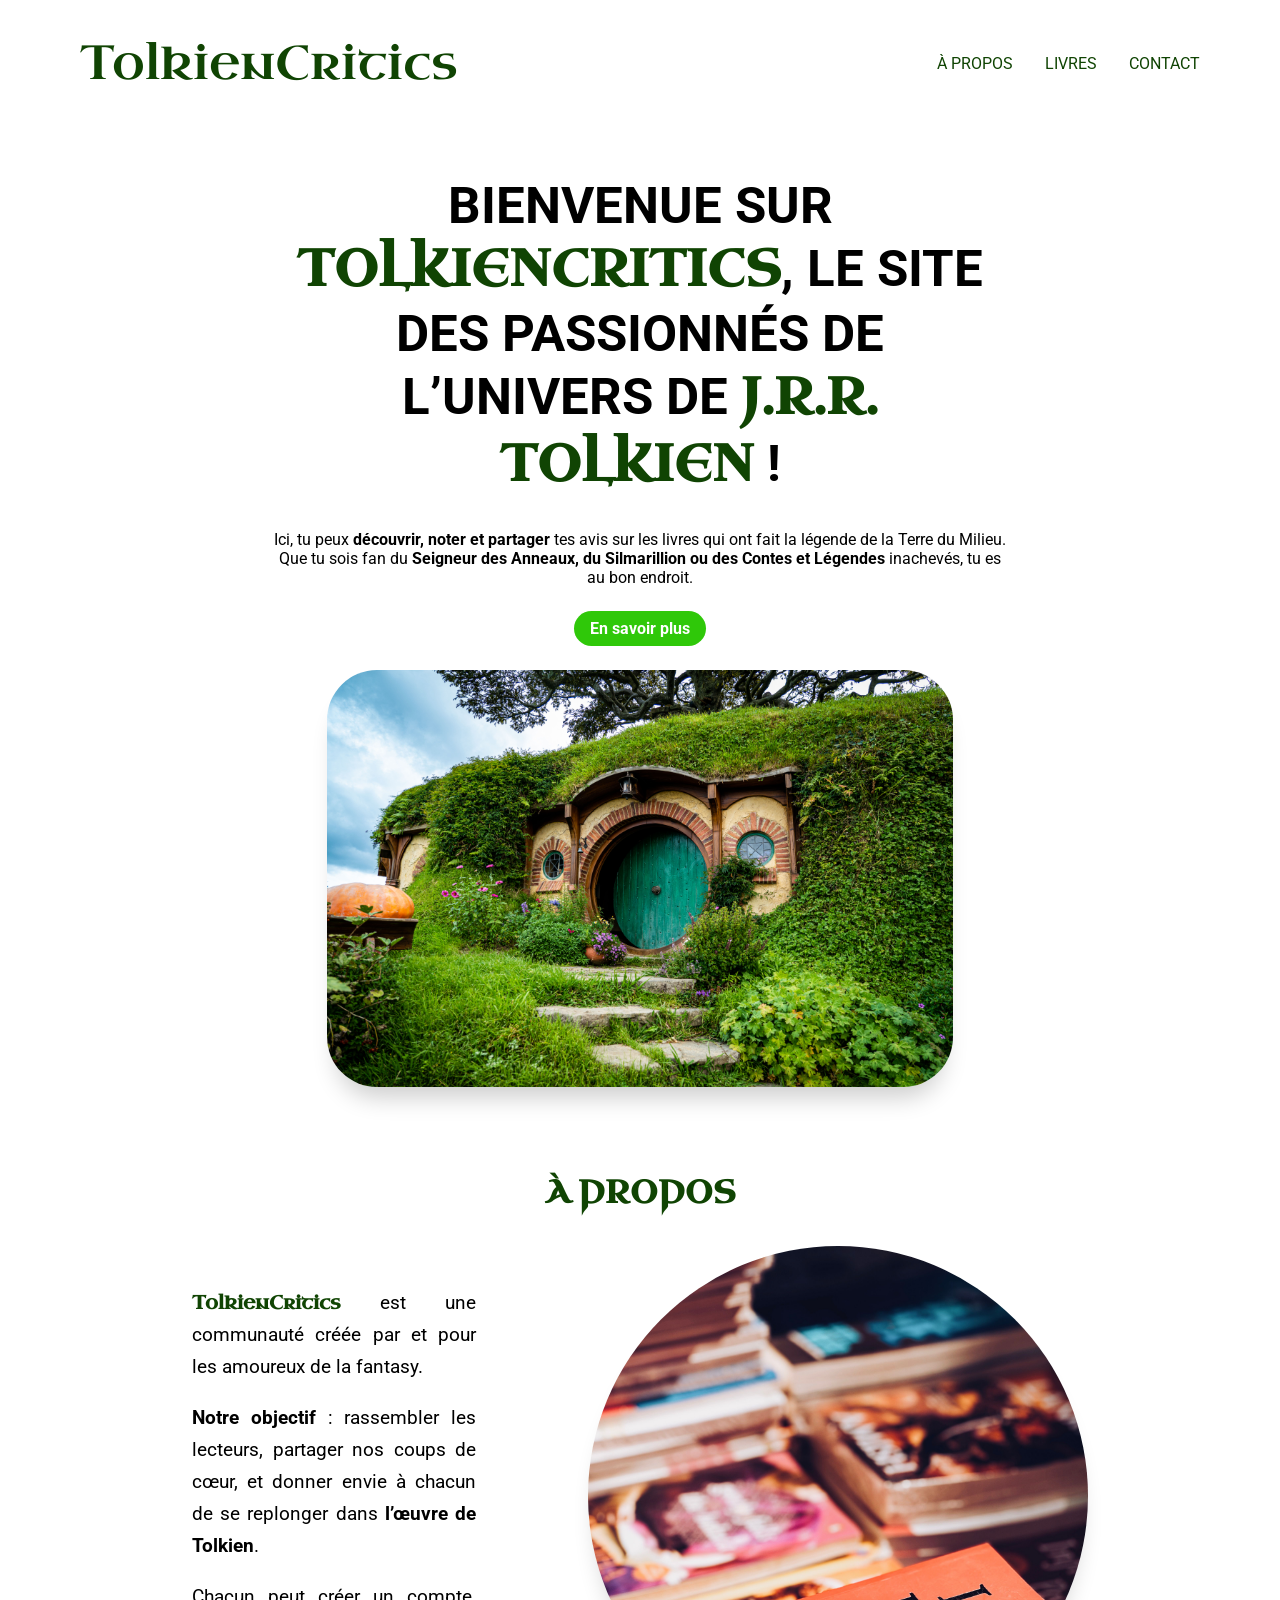
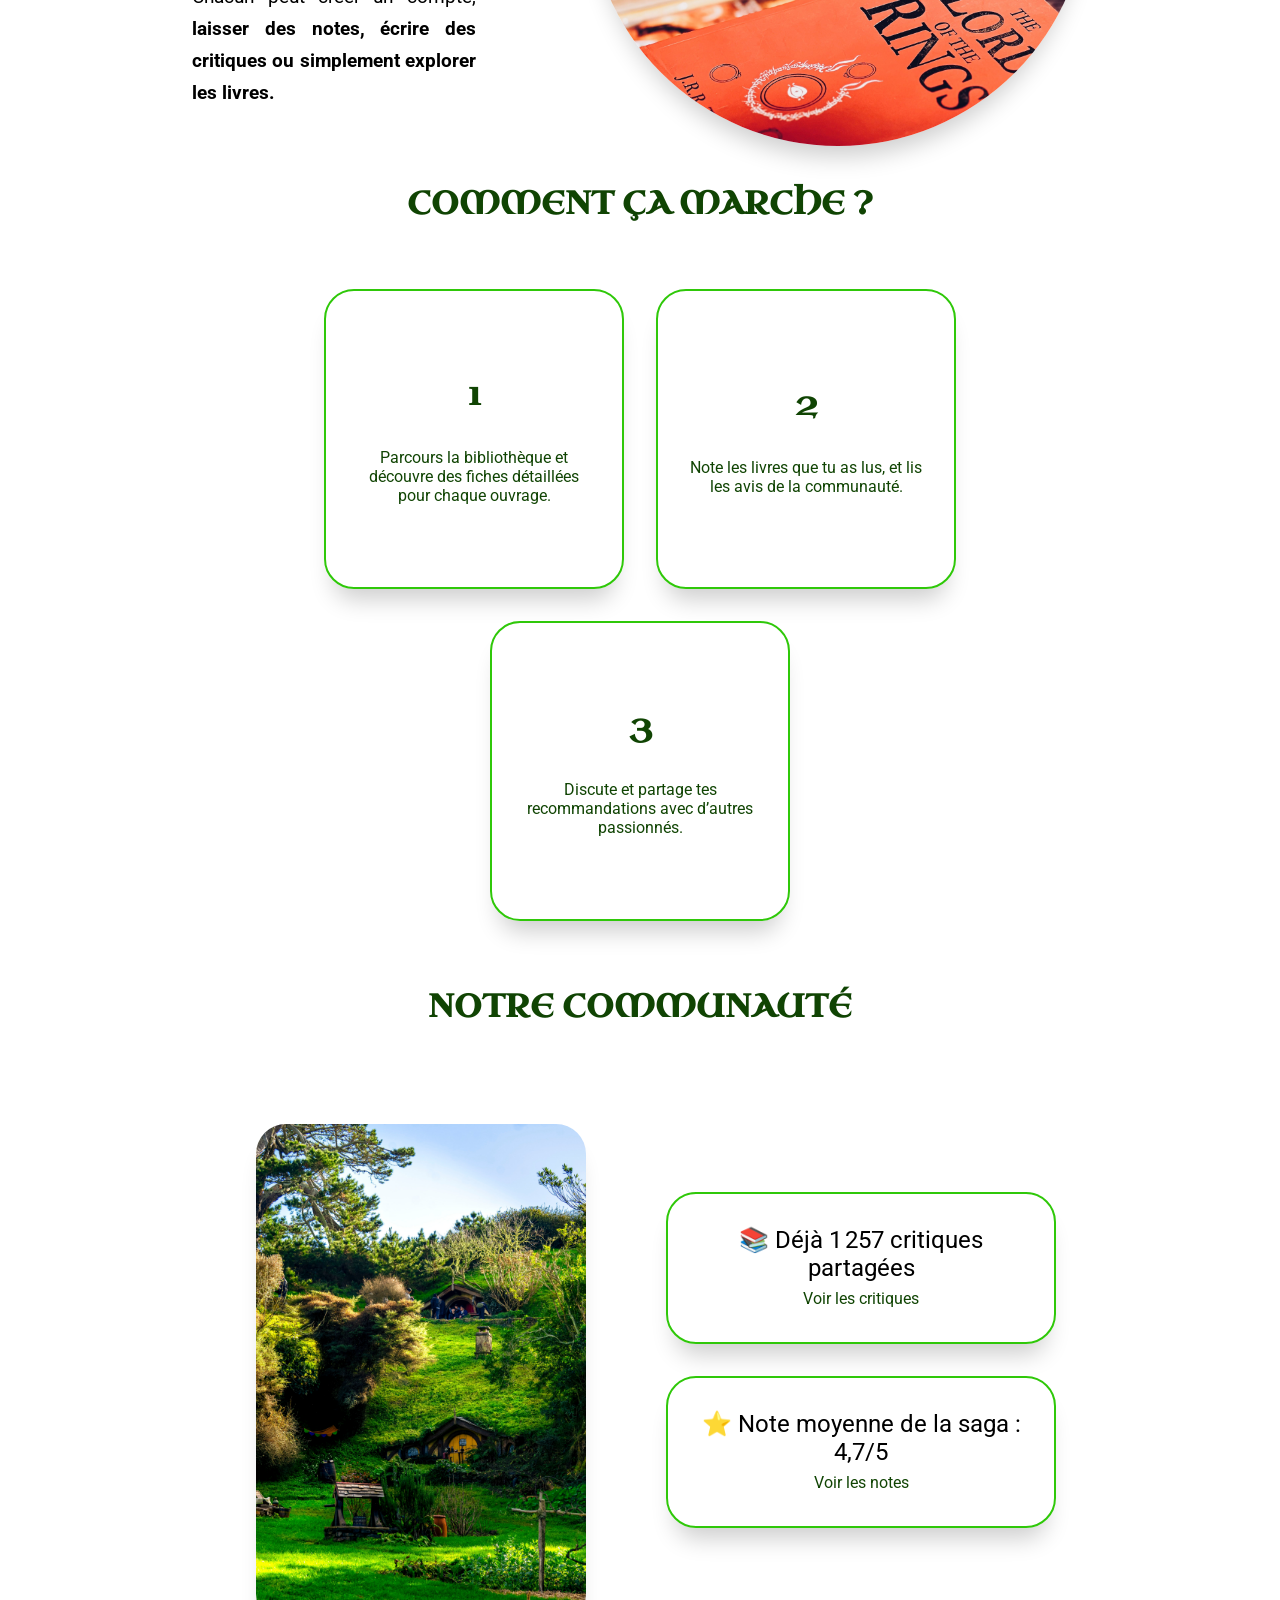
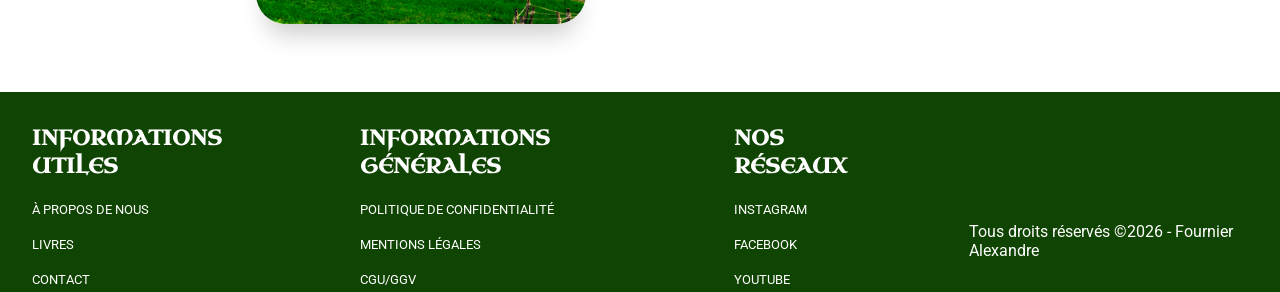
<file: index.html>
<!DOCTYPE html>
<html lang="fr">
<head>
    <meta charset="UTF-8">
    <meta name="viewport" content="width=device-width, initial-scale=1.0">
    <link rel="preconnect" href="https://fonts.googleapis.com">
<link rel="preconnect" href="https://fonts.gstatic.com" crossorigin>
<link href="https://fonts.googleapis.com/css2?family=Roboto:ital,wght@0,100..900;1,100..900&family=Uncial+Antiqua&display=swap" rel="stylesheet">
    <link rel="stylesheet" href="style.css">
    <title>TolkienCritics</title>
</head>
<body>
    <header>
        <div class="logo"><a href="index.html">TolkienCritics</a></div>
       <nav aria-label="Navigation proncipale">
            <ul>
                <li><a href="index.html#about">à propos</a></li>
                <li><a href="livres.html">Livres</a></li>
                <li><a href="contact.html">Contact</a></li>
            </ul>
        </nav>
    </header>
    <main>
        <section class="hero">
            <h1>Bienvenue sur <span>TolkienCritics</span>, le site des passionnés de l’univers de <span>J.R.R. Tolkien</span> !</h1>
            <p>Ici, tu peux <strong>découvrir, noter et partager</strong> tes avis sur les livres qui ont fait la légende de la Terre du Milieu. Que tu sois fan du <strong>Seigneur des Anneaux, du Silmarillion ou des Contes et Légendes</strong> inachevés, tu es au bon endroit.</p>
            <div class="btn-link"><a href="#about">En savoir plus</a></div>
            <img src="Images/img-4.jpg" alt="Illustration inspirée de l'univers de Tolkien">
        </section>

        <section class="about" id="about">
            <h2>à propos</h2>
            <div class="about-container">
                <div class="about-left">
                    <p><strong><span>TolkienCritics </span></strong> est une communauté créée par et pour les amoureux de la fantasy.</p> <br>
                    <p><strong>Notre objectif</strong> : rassembler les lecteurs, partager nos coups de cœur, et donner envie à chacun de se replonger dans <strong>l’œuvre de Tolkien</strong>.</p> <br>
                    <p>Chacun peut créer un compte, <strong>laisser des notes, écrire des critiques ou simplement explorer les livres.</strong></p>
                </div>

                <div class="about-rigth">
                    <img src="Images/img-1.jpg" alt="Illustration inspirée de l'univers de Tolkien">
                </div>
            </div>
        </section>

        <section class="chemin">
            <h2>Comment ça marche ?</h2>
            <div class="card-container">
                <div class="card">
                    <h3>1</h3>
                    <p>Parcours la bibliothèque et découvre des fiches détaillées pour chaque ouvrage.</p>
                </div>

                <div class="card">
                    <h3>2</h3>
                    <p>Note les livres que tu as lus, et lis les avis de la communauté.</p>
                </div>

                <div class="card">
                    <h3>3</h3>
                    <p>Discute et partage tes recommandations avec d’autres passionnés.</p>
                </div>
            </div>
        </section>

        <section class="communaute">
            <h2>Notre communauté</h2>
            <div class="commu-container">
                <div class="commu-left">
                    <img src="Images/img-3.jpg" alt="Illustration inspirée de l'univers de Tolkien">
                </div>
                <div class="commu-rigth">
                    <div class="commu-card">
                    <p>📚 Déjà 1 257 critiques partagées</p>
                    <a href="livres.html">Voir les critiques</a>
                    </div>
                    <div class="commu-card">
                    <p>⭐ Note moyenne de la saga : 4,7/5</p>
                    <a href="livres.html">Voir les notes</a>
                    </div>
                </div>
            </div>
        </section>
    </main>
   <footer>
        <div class="list-link">
            <h4>Informations utiles </h4>
            <ul>
              <li><a href="#about">à propos de nous</a></li>
              <li><a href="livres.html">Livres</a></li>
              <li><a href="contact.html">Contact</a></li>  
            </ul>
            
        </div>

         <div class="list-link">
            <h4>Informations générales </h4>
            <ul>
              <li><a href="#">Politique de confidentialité</a></li>
              <li><a href="#">Mentions légales</a></li>
              <li><a href="#">CGU/GGV</a></li>
            </ul>
            
        </div>
        <div class="list-link">
            <h4>Nos réseaux </h4>
            <ul>
             <li><a href="contact.html">Instagram</a></li>
             <li><a href="contact.html">Facebook</a></li>
             <li><a href="contact.html">Youtube</a></li>
            </ul>
            
        </div>
        <div class="copy">
            <p>Tous droits réservés &copy;2026 - Fournier Alexandre</p>
        </div>
        
    </footer>
</body>
</html>
</file>
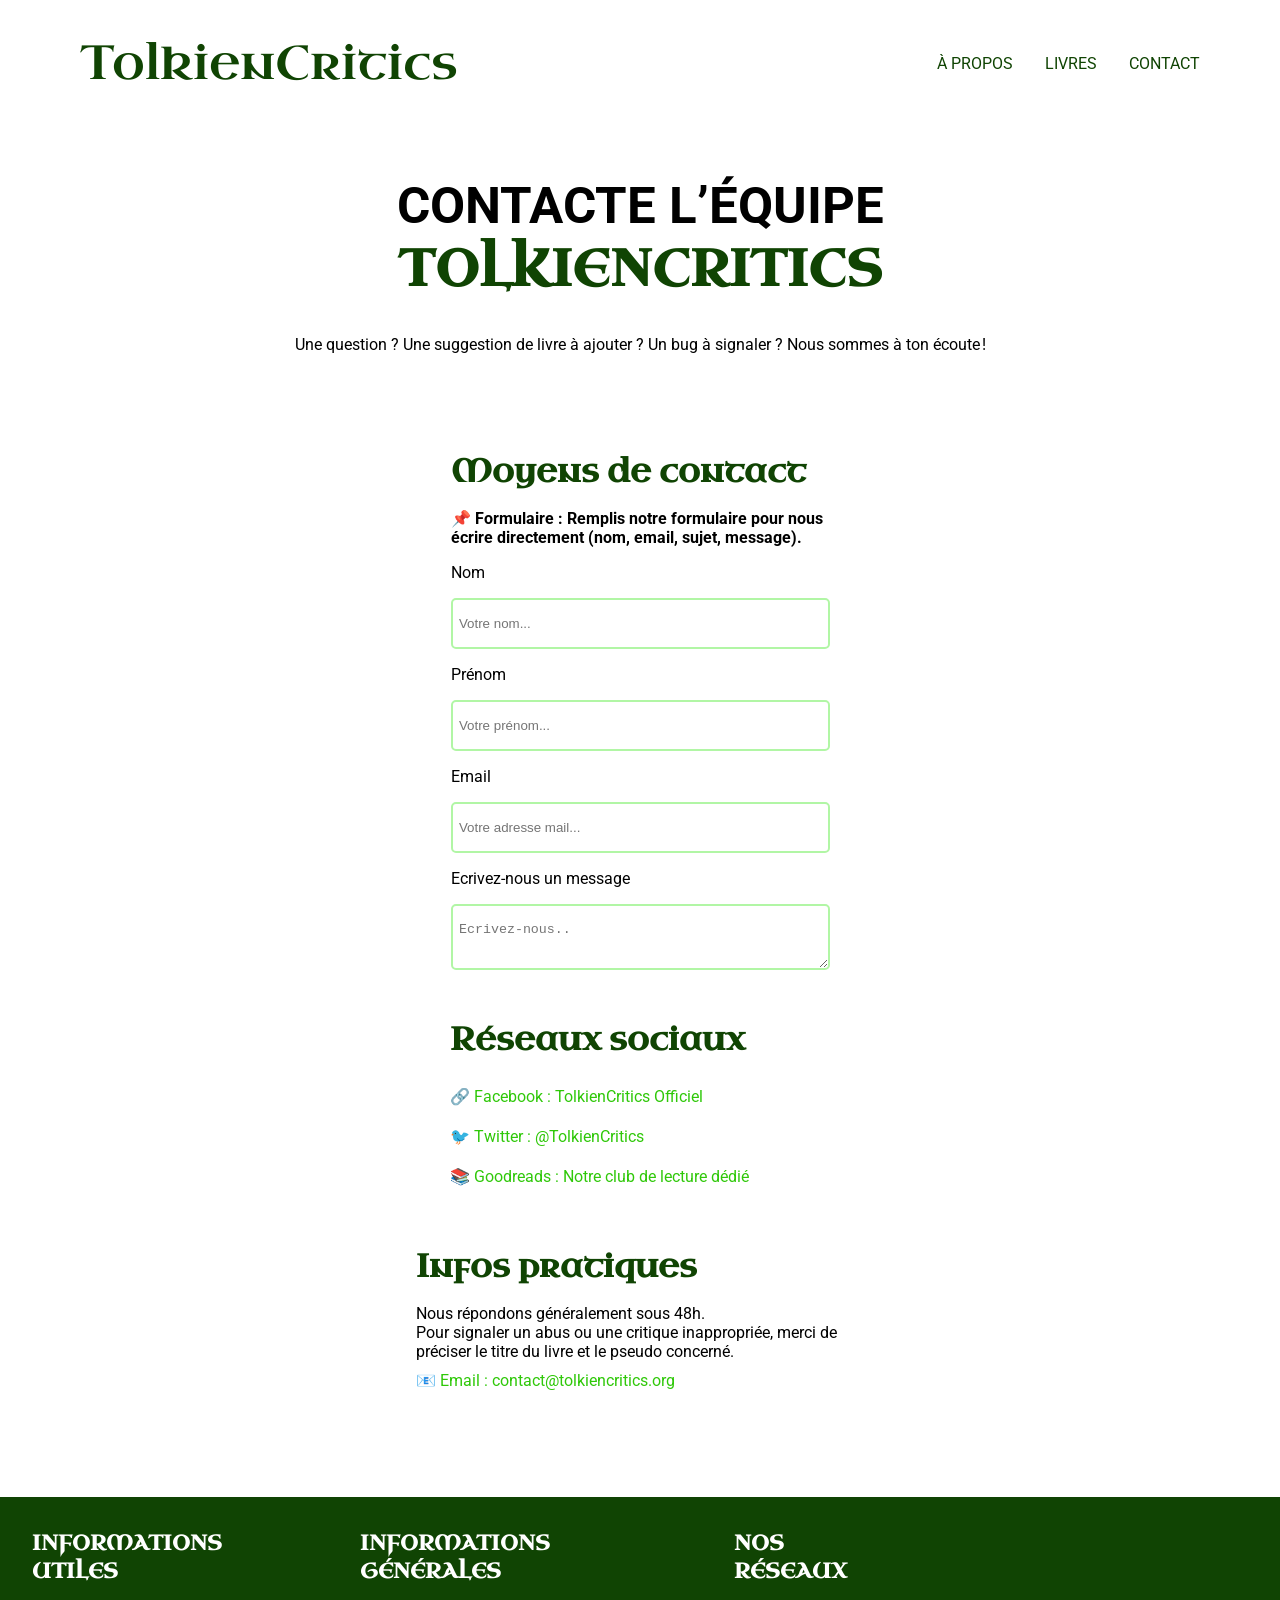
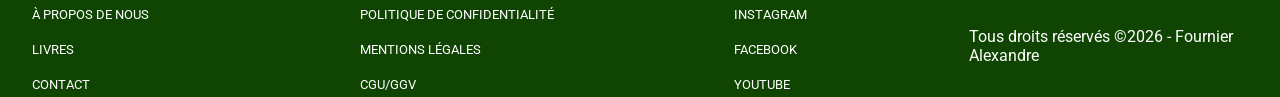
<file: contact.html>
<!DOCTYPE html>
<html lang="fr">
<head>
    <meta charset="UTF-8">
    <meta name="viewport" content="width=device-width, initial-scale=1.0">
    <link rel="preconnect" href="https://fonts.googleapis.com">
<link rel="preconnect" href="https://fonts.gstatic.com" crossorigin>
<link href="https://fonts.googleapis.com/css2?family=Roboto:ital,wght@0,100..900;1,100..900&family=Uncial+Antiqua&display=swap" rel="stylesheet">
    <link rel="stylesheet" href="style.css">
    <title>TolkienCritics</title>
</head>
<body>
    <header>
        <div class="logo"><a href="index.html">TolkienCritics</a></div>
        <nav aria-label="Navigation proncipale">
            <ul>
                <li><a href="index.html#about">à propos</a></li>
                <li><a href="livres.html">Livres</a></li>
                <li><a href="contact.html">Contact</a></li>
            </ul>
        </nav>
    </header>
    <main>
        <section class="hero">
            <h1>Contacte l’équipe <span>TolkienCritics</span></h1>
            <p>Une question ? Une suggestion de livre à ajouter ? Un bug à signaler ? Nous sommes à ton écoute !</p>
        </section>

        <section class="contact">
            <div class="contact-container">
                <div class="contact-box-left">
                    <div class="contact-content">
                      <h3>Moyens de contact</h3>
                      <h4>📌 Formulaire : Remplis notre formulaire pour nous écrire directement (nom, email, sujet, message).</h4>
                      <form class="form">
                        <label for="">Nom</label>
                        <input type="text" placeholder="Votre nom...">
                        <label for="">Prénom</label>
                        <input type="text" placeholder="Votre prénom...">
                        <label for="">Email</label>
                        <input type="email" placeholder="Votre adresse mail...">
                        <label for="">Ecrivez-nous un message</label>
                        <textarea name="" id="" placeholder="Ecrivez-nous.."></textarea>
                      </form>
                    </div>
                    
                </div>
                <div class="contact-box-rigth">
                    <div class="contact-content social">
                        <h3>Réseaux sociaux</h3>
                        <a href="">🔗 Facebook : TolkienCritics Officiel</a>
                        <a href="">🐦 Twitter : @TolkienCritics</a>
                        <a href="">📚 Goodreads : Notre club de lecture dédié</a>
                    </div>
                    <div class="contact-content">
                        <h3>Infos pratiques</h3>
                        <p>Nous répondons généralement sous 48h.</p>
                        <p>Pour signaler un abus ou une critique inappropriée, merci de préciser le titre du livre et le pseudo concerné.</p>
                        <a href="mailto:">📧 Email : contact@tolkiencritics.org</a>
                    </div>
                </div>
                <div class="contact-box">
                    
                </div>
            </div>
        </section>
    </main>
    <footer>
        <div class="list-link">
            <h4>Informations utiles </h4>
            <ul>
              <li><a href="#about">à propos de nous</a></li>
              <li><a href="livres.html">Livres</a></li>
              <li><a href="contact.html">Contact</a></li>  
            </ul>
            
        </div>

         <div class="list-link">
            <h4>Informations générales </h4>
            <ul>
              <li><a href="#">Politique de confidentialité</a></li>
              <li><a href="#">Mentions légales</a></li>
              <li><a href="#">CGU/GGV</a></li>
            </ul>
            
        </div>
        <div class="list-link">
            <h4>Nos réseaux </h4>
            <ul>
             <li><a href="contact.html">Instagram</a></li>
             <li><a href="contact.html">Facebook</a></li>
             <li><a href="contact.html">Youtube</a></li>
            </ul>
            
        </div>
        <div class="copy">
            <p>Tous droits réservés &copy;2026 - Fournier Alexandre</p>
        </div>
        
    </footer>
</file>
<file: style.css>
*, 
*::before,
*::after
{
    margin: 0;
    padding: 0;
    box-sizing: border-box;
}

html{
    scroll-behavior: smooth;
}

:root{
    --clear-color : #b1f6a5;
    --mid-color : #2FC809;
    --dark-color : #104403;
}

body{
    font-family: "Roboto", sans-serif;
}


/* En-tête du site  */

.logo a{
    font-family: "Uncial Antiqua", system-ui;
    font-size: clamp(1.5rem, 4vw, 3rem);
    color: var(--dark-color);
    text-decoration: none;
}

header{
    display: flex;
    align-items: center;
    justify-content: space-between;
    padding: 2rem 5rem;
}

nav ul {
    display: flex;
    align-items: center;
    justify-content: center;
    gap: 2rem;
}

nav li, .list-link li{
    list-style: none;
    text-transform: uppercase;
}

nav li a{
    text-decoration: none;
    color: var(--dark-color);
    transition: .2s ease;
}

nav li a:hover{
    color: var(--mid-color);
}


/* Main  */

main{
    max-width: 70vw;
    margin: 0 Auto;
}

/* Section Hero  */

span{
    font-family: "Uncial Antiqua", system-ui;
    color: var(--dark-color);
}

.hero{
    text-align: center;
    padding: 3rem 5rem;
}

.hero p{
    margin: 2rem 0;
}

.hero h1{
    font-size: clamp(2rem, 5vw, 3.2rem);
    text-transform: uppercase;
}

.hero img{
    height: 100%;
    width: 85%;
    object-fit: cover;
    border-radius: 50px;
    box-shadow: 0px 20px 25px -10px rgba(0, 0, 0, 0.2);
    margin-top: 2rem;
}

.btn-link a{
    padding: .5rem 1rem;
    border-radius: 20px;
    background-color: var(--mid-color);
    text-decoration: none;
    color: white;
    font-weight: bold;
    transition: .2s ease;
}

.btn-link a:hover{
    color: var(--dark-color);
}

/* section about  */

h2{
    font-size: clamp(1.2rem, 2.5vw, 2rem);
    text-transform: uppercase;
    color: var(--dark-color);
    padding: 2rem 0;
    text-align: center;
    font-family: "Uncial Antiqua", system-ui;
}

.about-container{
    display: flex;
    align-items: center;
    justify-content: center;
    max-width: 1200px;
    margin: 0 auto;
    gap: 7rem;
}

.about-left{
    text-align: justify;
    height: 100%;
}

.about-left p{
    line-height: 2rem;
    font-size: 1.2rem;
}

.about-rigth{
    width: 70%;
}

.about-rigth img{
    width: 500px;
    height: 500px;
    object-fit: cover;
    border-radius: 50%;
    box-shadow: 0px 20px 25px -10px rgba(0, 0, 0, 0.2);
}

/* Section chemin  */

.card-container{
    display: flex;
    align-items: center;
    gap: 2rem;
    justify-content: center;
    padding: 2rem;
    flex-wrap: wrap;
}
.card{
    box-shadow: 0px 20px 25px -10px rgba(0, 0, 0, 0.2);
    padding: 2rem;
    /* background-color: var(--dark-color); */
    color: white;
    width: 300px;
    height: 300px;
    border-radius: 30px;
    display: flex;
    align-items: center;
    flex-direction: column;
    justify-content: center;
    text-align: center;
    gap: 2rem;
    transition: .3s ease;
    color: var(--dark-color);
    border: 2px solid var(--mid-color);
}

.card:hover{
    transform: scale(1.02);
}

.card h3{
    font-size: 2rem;
    font-family: "Uncial Antiqua", system-ui;
    color: var(--dark-color);
}


.commu-container{
    padding: 2rem;
    display: flex;
    gap: 3rem;
}

.commu-card{
    box-shadow: 0px 20px 25px -10px rgba(0, 0, 0, 0.2);
    padding: 2rem;
    border: 2px solid var(--mid-color);
    border-radius: 30px;
    text-align: center;
    align-content: center;
    font-size: 1.5rem;
    margin: 0 0 2rem 0;
}

.commu-card a {
    text-decoration: none;
    color: var(--dark-color);
    font-size: 1rem;
    transition: .2s ease;
}

.commu-card a:hover {
    color: var(--mid-color);
}


.commu-rigth{
    width: 50%;
    align-self: center;
}

.commu-left{
    width: 50%;
    padding: 2rem;
}

.commu-left img{
    width: 100%;
    height: 500px;
    object-fit: cover;
    border-radius: 30px;
    box-shadow: 0px 20px 25px -10px rgba(0, 0, 0, 0.2);
    float: center;
}

/* Footer  */

footer{
    height: 200px;
    background-color: var(--dark-color);
    padding: 2rem;
    align-content: center;
    display: flex;
    justify-content: center;
    gap: 6rem;
}

.list-link{
    /* display: flex; */
    gap: 2rem;
    justify-content: center;
}

.list-link h4{
    font-size: 1.3rem;
    text-transform: uppercase;
    color: white;
    font-family: "Uncial Antiqua", system-ui;
    margin-bottom: 1.2rem;
}

.list-link li{
    margin: 1rem 0;
}

.list-link li a{
    text-decoration: none;
    color: white;
    transition: .2s ease;
    margin: 2rem 0;
    font-size: .8rem;
}

.list-link li a:hover{
    color: var(--mid-color);
}

.copy{
    color: white;

    align-content: end ;
}

/* PAGE LIVRES  */


.livres-card{
    height: 600px;
    width: 600px;
    /* border: 2px solid var(--mid-color); */
}
.livres-img{
    height: 70%;
    width: 100%;
}

.livres-img img{
    height: 100%;
    width: 100%;
    object-fit: cover;
    border-radius: 30px;
    transition: .3s ease;
}

.livres-img img:hover{
    transform: scaleX(1.03);
}

.livres-description{
    padding: 1rem 0;
}

.livres-description h4{
    font-family: "Uncial Antiqua", system-ui;
    color: var(--dark-color);
}

.livres-description p{
    font-size: .9rem;
    padding: .2rem 0;
}

.livres-container{
    /* display: grid;
    grid-template-columns: repeat(auto-fit, minmax(1, 2fr));
    grid-template-rows: repeat(auto-fit, minmax(1, 2fr)); */
    display: flex;
    gap: 3rem;
    justify-content: center ;
    align-items: center;
    padding: 3rem;
    flex-wrap: wrap;
}

/* CTA  */

.cta{
    margin-bottom: 3rem;
}
.cta-btn{
    display: flex;
    gap: .5rem;
    margin: 2rem 0;
}

.dark-btn a{
    background-color: var(--dark-color);
}

.dark-btn a:hover{
    color: var(--mid-color);
}

.cta img{
    width: 100%;
    border-radius: 30px;
    height: 400px;
    object-fit: cover;
}

.cta h3 {
    margin: 2rem 0;
}

/* PAGE CONTACT  */

.contact{
    margin-bottom: 4rem;
}
.contact-container{
    display: flex;
    align-items: center;
    justify-content: center;
    flex-direction: column;
    gap: 2rem;
}

.contact-container h3{
    font-family: "Uncial Antiqua", system-ui;
    color: var(--dark-color);
    font-size: 2rem;
    margin: 1rem 0;
}

.contact-box-left{
    display: flex;
    flex-direction: column;
    width: 42.3%;
}

.contact-box-rigth{
    height: 100%;
    gap: 2rem;
    display: flex;
    flex-direction: column;
    justify-content: space-around;
    align-items: center;
    width: 50%;
}


.contact-content a{
    text-decoration: none;
    color: var(--mid-color);
    line-height: 2.5rem;
    transition: .3s ease;
}

.contact-content a:hover{
    color: var(--clear-color);
}

.contact-content h4{
    margin: 1rem 0;
}

.form{
    display: flex;
    flex-direction: column;
    gap: 1rem;
}

.form input, textarea{
    outline: none;
    border: none;
    border: 2px solid var(--clear-color);
    border-radius: 5px;
    padding: 1rem .4rem;
    width: 100%;
}
.social{
    width: 85%;
    display: flex;
    flex-direction: column;
}
</file>
